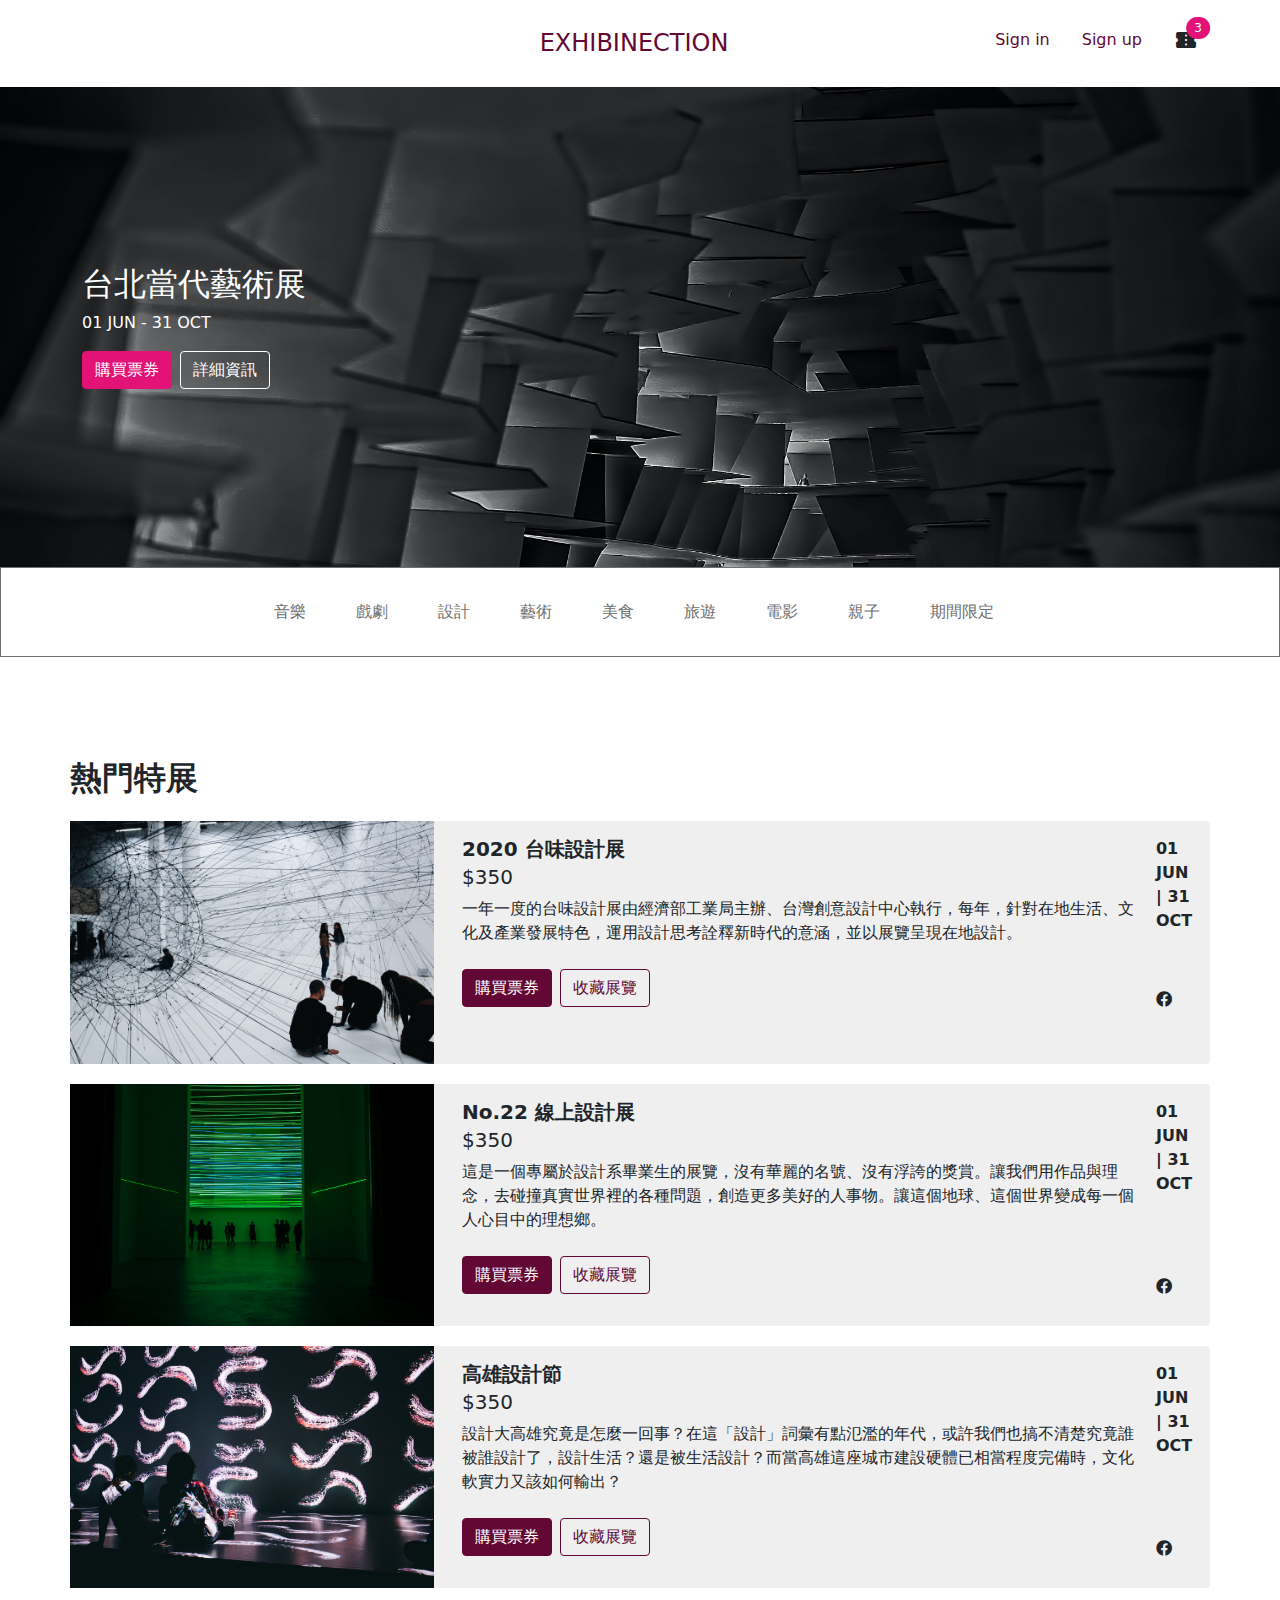
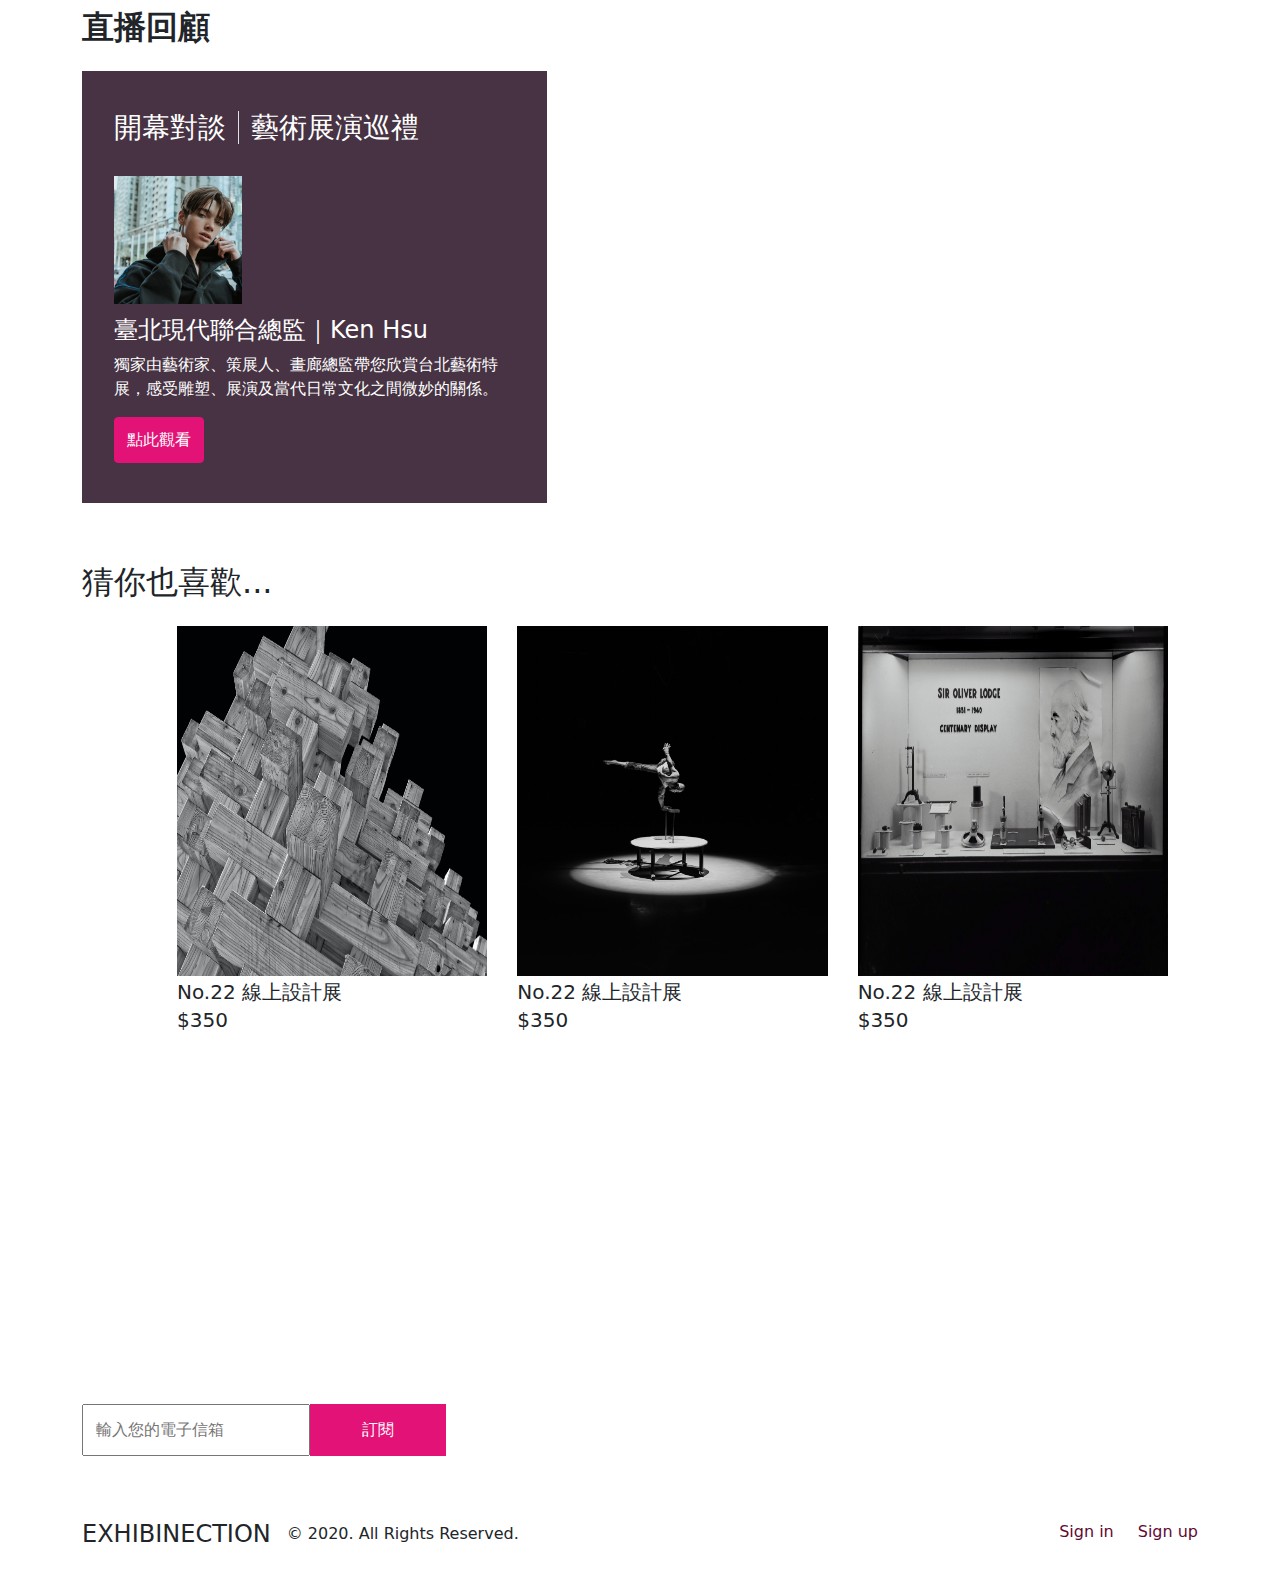
<file: index.html>
<!DOCTYPE html>
<html lang="en">

  <head>
    <meta charset="UTF-8">
    <meta name="viewport" content="width=device-width, initial-scale=1.0">
    <meta http-equiv="X-UA-Compatible" content="ie=edge">
    <title>Boostrap Index</title>
    <link rel="stylesheet" href="https://cdnjs.cloudflare.com/ajax/libs/font-awesome/5.13.0/css/all.min.css" />
    <link rel="stylesheet" href="https://fonts.googleapis.com/css?family=Material+Icons|Material+Icons+Outlined|Material+Icons+Two+Tone|Material+Icons+Round|Material+Icons+Sharp">
    <link rel="stylesheet" href="./assets/style/bootstrap.css">
    <link rel="stylesheet" href="./assets/style/style.css">
  </head>

  <body>
    <header>
      <nav class="nav navbar navbar-expand-lg container justify-content-end pt-1.125 pb-1.0625 py-md-1.75">
        <div class="col-4">
          <div class="text-center">
            <h1 class="h4"><a class="text-primary link-primary" href="./">EXHIBINECTION</a></h1>
          </div>
        </div>
        <div class="col-4">
          <ul class="navbar-nav d-flex justify-content-end">
            <li class="d-none d-lg-block ms-md-2"><a class="link-primary" href="#">Sign in</a></li>
            <li class="d-none d-lg-block ms-md-2"><a class="link-primary" href="#">Sign up</a></li>
            <li class="position-relative ms-auto ms-md-2">
              <i class="material-icons"> confirmation_number </i>
              <!-- rounded 9px 尚未設定 -->
              <span class="position-absolute translate-middle rounded-pill bg-secondary text-white small px-0.5 py-0.125">3</span>
            </li>
          </ul>
        </div>
      </nav>
    </header>

    
<div class="banner banner__home d-flex flex-column justify-content-end justify-content-md-center">
  <div class="container">
    <h2 class="text-white mb-0.5">台北當代藝術展</h2>
    <p class="text-white mb-1">01 JUN - 31 OCT</p>
    <div class="d-flex w-100 mb-5 mb-md-0">
      <a href="#" class="btn btn-secondary me-0.9375 me-md-0.5">購買票券</a>
      <a href="#" class="btn border-1 border-white text-white me-2">詳細資訊</a>
    </div>
  </div>
</div>

<!-- 選單 -->
<div class="nav-scroller border border-dark py-1.125 mb-2.625 mb-md-6.375">
  <nav class="container nav justify-content-center" aria-label="Secondary navigation">
    <a class="nav-link link-dark py-0.875 me-1.125 active" aria-current="page" href="#">音樂</a>
    <a class="nav-link link-dark py-0.875 me-1.125" href="#">戲劇</a>
    <a class="nav-link link-dark py-0.875 me-1.125" href="#">設計</a>
    <a class="nav-link link-dark py-0.875 me-1.125" href="#">藝術</a>
    <a class="nav-link link-dark py-0.875 me-1.125" href="#">美食</a>
    <a class="nav-link link-dark py-0.875 me-1.125" href="#">旅遊</a>
    <a class="nav-link link-dark py-0.875 me-1.125" href="#">電影</a>
    <a class="nav-link link-dark py-0.875 me-1.125" href="#">親子</a>
    <a class="nav-link link-dark py-0.875" href="#">期間限定</a>
  </nav>
</div>

<div class="container p-0 p-md-auto">
  <h2 class="fw-bold mb-0.5 mb-md-1.5">熱門特展</h2>
  <ul class="list-unstyled">
    <li>
      <div class="card bg-light border-0 container p-md-0 mb-1 mb-md-1.25">
        <div class="row">
          <div class="col-md-4 pt-1.5 pt-md-0 mb-0.5 mb-md-0">
            <img src="./assets/images/alina-grubnyak-R84Oy89aNKs-unsplash.jpg" alt="2020 台味設計展">
          </div>
          <div class="col-md-8">
            <div class="card-body">
              <div class="container p-0">
                <div class="row">
                  <div class="col-md-11 p-0">
                    <div class="container p-0">
                      <div class="row">
                        <div class="col-6 col-md-12">
                          <h3 class="card-title h5 fw-bold me-0.5 me-md-0 mb-0.25">2020 台味設計展</h3>
                        </div>
                        <div class="col-6 d-md-none">
                          <div class="d-flex justify-content-between">
                            <i class="fab fa-facebook"></i>
                            <span class="fw-bold">01 JUN | 31 OCT</span>
                          </div>
                        </div>
                      </div>
                    </div>
                    <p class="h5 mb-0.5">$350</p>
                    <p class="mb-1.5">一年一度的台味設計展由經濟部工業局主辦、台灣創意設計中心執行，每年，針對在地生活、文化及產業發展特色，運用設計思考詮釋新時代的意涵，並以展覽呈現在地設計。</p>
                    <div class="d-flex">
                      <a href="#" class="btn btn-primary me-0.25 me-md-0.5">購買票券</a>
                      <a href="#" class="btn btn-outline-primary">收藏展覽</a>
                    </div>
                  </div>
                  <div class="col-md-1 d-none d-md-block">
                    <div class="d-flex flex-column justify-content-between h-100">
                      <span class="fw-bold">01 JUN | 31 OCT</span>
                      <i class="fab fa-facebook"></i>
                    </div>
                  </div>
                </div>
              </div>
            </div>
          </div>
        </div>
      </div>
    </li>
    <li>
      <div class="card bg-light border-0 container p-md-0 mb-1 mb-md-1.25">
        <div class="row">
          <div class="col-md-4 pt-1.5 pt-md-0 mb-0.5 mb-md-0">
            <img src="./assets/images/michel-catalisano--a0D9LpcKV8-unsplash.jpg" alt="No.22 線上設計展">
          </div>
          <div class="col-md-8">
            <div class="card-body">
              <div class="container p-0">
                <div class="row">
                  <div class="col-md-11 p-0">
                    <div class="container p-0">
                      <div class="row">
                        <div class="col-6 col-md-12">
                          <h3 class="card-title h5 fw-bold me-0.5 me-md-0 mb-0.25">No.22 線上設計展</h3>
                        </div>
                        <div class="col-6 d-md-none">
                          <div class="d-flex justify-content-between">
                            <i class="fab fa-facebook"></i>
                            <span class="fw-bold">01 JUN | 31 OCT</span>
                          </div>
                        </div>
                      </div>
                    </div>
                    <p class="h5 mb-0.5">$350</p>
                    <p class="mb-1.5">這是一個專屬於設計系畢業生的展覽，沒有華麗的名號、沒有浮誇的獎賞。讓我們用作品與理念，去碰撞真實世界裡的各種問題，創造更多美好的人事物。讓這個地球、這個世界變成每一個人心目中的理想鄉。</p>
                    <div class="d-flex">
                      <a href="#" class="btn btn-primary me-0.25 me-md-0.5">購買票券</a>
                      <a href="#" class="btn btn-outline-primary">收藏展覽</a>
                    </div>
                  </div>
                  <div class="col-md-1 d-none d-md-block">
                    <div class="d-flex flex-column justify-content-between h-100">
                      <span class="fw-bold">01 JUN | 31 OCT</span>
                      <i class="fab fa-facebook"></i>
                    </div>
                  </div>
                </div>
              </div>
            </div>
          </div>
        </div>
      </div>
    </li>
    <li>
      <div class="card bg-light border-0 container p-md-0 mb-1 mb-md-1.25">
        <div class="row">
          <div class="col-md-4 pt-1.5 pt-md-0 mb-0.5 mb-md-0">
            <img src="./assets/images/moralis-tsai-8xsktFRw28I-unsplash.jpg" alt="高雄設計節">
          </div>
          <div class="col-md-8">
            <div class="card-body">
              <div class="container p-0">
                <div class="row">
                  <div class="col-md-11 p-0">
                    <div class="container p-0">
                      <div class="row">
                        <div class="col-6 col-md-12">
                          <h3 class="card-title h5 fw-bold me-0.5 me-md-0 mb-0.25">高雄設計節</h3>
                        </div>
                        <div class="col-6 d-md-none">
                          <div class="d-flex justify-content-between">
                            <i class="fab fa-facebook"></i>
                            <span class="fw-bold">01 JUN | 31 OCT</span>
                          </div>
                        </div>
                      </div>
                    </div>
                    <p class="h5 mb-0.5">$350</p>
                    <p class="mb-1.5">設計大高雄究竟是怎麼一回事？在這「設計」詞彙有點氾濫的年代，或許我們也搞不清楚究竟誰被誰設計了，設計生活？還是被生活設計？而當高雄這座城市建設硬體已相當程度完備時，文化軟實力又該如何輸出？</p>
                    <div class="d-flex">
                      <a href="#" class="btn btn-primary me-0.25 me-md-0.5">購買票券</a>
                      <a href="#" class="btn btn-outline-primary">收藏展覽</a>
                    </div>
                  </div>
                  <div class="col-md-1 d-none d-md-block">
                    <div class="d-flex flex-column justify-content-between h-100">
                      <span class="fw-bold">01 JUN | 31 OCT</span>
                      <i class="fab fa-facebook"></i>
                    </div>
                  </div>
                </div>
              </div>
            </div>
          </div>
        </div>
      </div>
    </li>
  </ul>
</div>

<div class="container mb-1.5 mb-md-3.75">
  <h2 class="fw-bold mb-0.5 mb-md-1.5">直播回顧</h2>
  <div class="banner banner__review">
    <div class="container">
      <div class="row">
        <div class="col-md-5 banner__review--box text-white px-2 py-2.5 ms-auto me-auto ms-md-0">
          <h3 class="mb-2">開幕對談<span class="border-start border-1 ms-0.75 ps-0.75">藝術展演巡禮</span></h3>
          <img class="mb-0.75" src="./assets/images/people.png" alt="臺北現代聯合總監｜Ken Hsu">
          <h4 class="mb-0.5">臺北現代聯合總監｜Ken Hsu</h4>
          <p class="fs-m mb-1">獨家由藝術家、策展人、畫廊總監帶您欣賞台北藝術特展，感受雕塑、展演及當代日常文化之間微妙的關係。</p>
          <a class="btn btn-secondary py-0.625" href="#">點此觀看</a>
        </div>
      </div>
    </div>
  </div>
</div>

<div class="container">
  <h2 class="h2 mb-0.5 mb-md-1.5">猜你也喜歡...</h2>
  <div class="row mb-1.5 mb-md-3.75">
    <ul class="col-md-11 d-md-flex list-unstyled ms-auto">
      <li>
        <div class="md-1 me-md-1.875">
          <img src="./assets/images/photo-1492087368735-957f2d176504.jpg" alt="No.22 線上設計展" class="img img__like mb-0.5 mb-md-0.25">
          <h3 class="h5 mb-0.25">No.22 線上設計展</h3>
          <p class="h5">$350</p>
        </div>
      </li>
      <li>
        <div class="md-1 me-md-1.875">
          <img src="./assets/images/petri-heiskanen-bR9gFJqAnzA-unsplash.jpg" alt="No.22 線上設計展" class="img img__like mb-0.5 mb-md-0.25">
          <h3 class="h5 mb-0.25">No.22 線上設計展</h3>
          <p class="h5">$350</p>
        </div>
      </li>
      <li>
        <div class="md-1 me-md-1.875">
          <img src="./assets/images/photo-1578402025217-920675beb3c3.jpg" alt="No.22 線上設計展" class="img img__like mb-0.5 mb-md-0.25">
          <h3 class="h5 mb-0.25">No.22 線上設計展</h3>
          <p class="h5">$350</p>
        </div>
      </li>
    </ul>
  </div>
</div>

    <footer>
      <div class="banner banner__subscribe d-flex flex-column justify-content-end">
        <div class="container">
          <h2 class="text-white mb-1.375 mb-md-0.75">想收到最新消息嗎？<br>快訂閱我們！</h2>
          <div class="d-flex mb-2.25">
            <input class="px-0.75 pt-0.6875 pb-0.8125 py-md-0.75" type="email" name="email" placeholder="輸入您的電子信箱">
            <input class="bg-secondary border-0 text-white ps-3.25 pe-3.1875 pe-md-3.25 pt-0.6875 pb-0.8125 py-md-0.75" type="submit" value="訂閱">
          </div>
        </div>
      </div>
      <div class="d-flex justify-content-between container py-1 py-md-1.75">
        <div class="col-6 d-lg-flex align-items-center">
          <p class="h4 me-1">EXHIBINECTION</p>
          <p class="">© 2020. All Rights Reserved.</p>
        </div>
        <div class="col-6">
          <ul class="d-flex justify-content-end">
            <li class="d-none d-lg-block ms-md-1.5"><a class="link-primary" href="#">Sign in</a></li>
            <li class="d-none d-lg-block ms-md-1.5"><a class="link-primary" href="#">Sign up</a></li>
          </ul>
        </div>
      </div>
    </footer>

    <script src="./assets/js/vendors.js"></script>
    <script src="./assets/js/all.js"></script>
  </body>

</html>
</file>
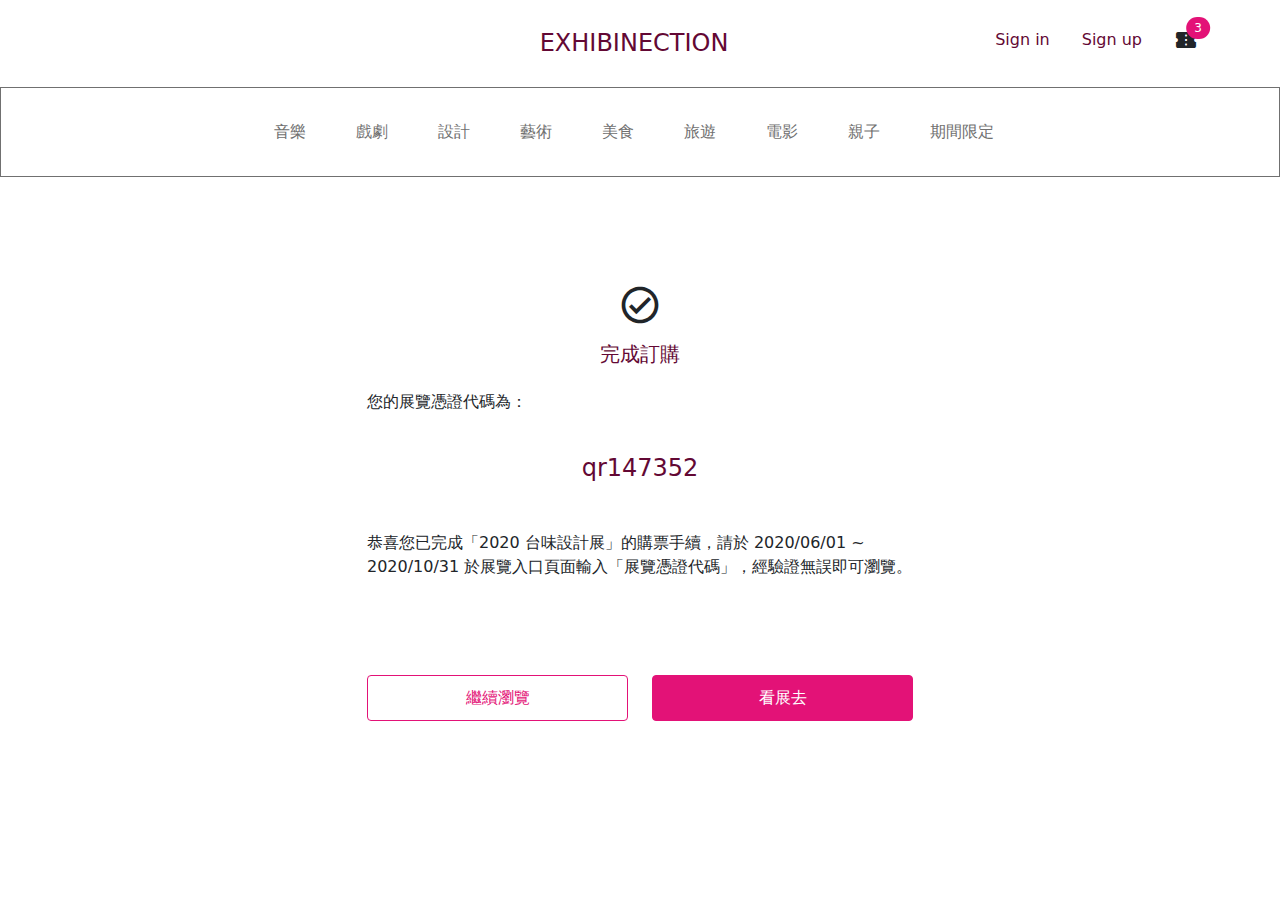
<file: complete-the-order.html>
<!DOCTYPE html>
<html lang="en">

  <head>
    <meta charset="UTF-8">
    <meta name="viewport" content="width=device-width, initial-scale=1.0">
    <meta http-equiv="X-UA-Compatible" content="ie=edge">
    <title>完成訂購</title>
    <link rel="stylesheet" href="https://cdnjs.cloudflare.com/ajax/libs/font-awesome/5.13.0/css/all.min.css" />
    <link rel="stylesheet" href="https://fonts.googleapis.com/css?family=Material+Icons|Material+Icons+Outlined|Material+Icons+Two+Tone|Material+Icons+Round|Material+Icons+Sharp">
    <link rel="stylesheet" href="./assets/style/bootstrap.css">
    <link rel="stylesheet" href="./assets/style/style.css">
  </head>

  <body>
    <header>
      <nav class="nav navbar navbar-expand-lg container justify-content-end pt-1.125 pb-1.0625 py-md-1.75">
        <div class="col-4">
          <div class="text-center">
            <h1 class="h4"><a class="text-primary link-primary" href="./">EXHIBINECTION</a></h1>
          </div>
        </div>
        <div class="col-4">
          <ul class="navbar-nav d-flex justify-content-end">
            <li class="d-none d-lg-block ms-md-2"><a class="link-primary" href="#">Sign in</a></li>
            <li class="d-none d-lg-block ms-md-2"><a class="link-primary" href="#">Sign up</a></li>
            <li class="position-relative ms-auto ms-md-2">
              <i class="material-icons"> confirmation_number </i>
              <!-- rounded 9px 尚未設定 -->
              <span class="position-absolute translate-middle rounded-pill bg-secondary text-white small px-0.5 py-0.125">3</span>
            </li>
          </ul>
        </div>
      </nav>
    </header>

    <!-- 選單 -->
    <div class="nav-scroller border border-dark py-1.125 mb-2.625 mb-md-6.375">
      <nav class="container nav justify-content-center" aria-label="Secondary navigation">
        <a class="nav-link link-dark py-0.875 me-1.125 active" aria-current="page" href="#">音樂</a>
        <a class="nav-link link-dark py-0.875 me-1.125" href="#">戲劇</a>
        <a class="nav-link link-dark py-0.875 me-1.125" href="#">設計</a>
        <a class="nav-link link-dark py-0.875 me-1.125" href="#">藝術</a>
        <a class="nav-link link-dark py-0.875 me-1.125" href="#">美食</a>
        <a class="nav-link link-dark py-0.875 me-1.125" href="#">旅遊</a>
        <a class="nav-link link-dark py-0.875 me-1.125" href="#">電影</a>
        <a class="nav-link link-dark py-0.875 me-1.125" href="#">親子</a>
        <a class="nav-link link-dark py-0.875" href="#">期間限定</a>
      </nav>
    </div>

    
<div class="container mb-2.5">
    <div class="row">
        <div class="col-md-6 mx-auto">
            <span class="material-icons-outlined d-block h1 text-center mb-0.625">check_circle</span>
            <h2 class="h5 text-center text-primary mb-1.5">完成訂購</h2>
            <p>您的展覽憑證代碼為：<span class="d-block h4 text-center text-primary mt-2.5 mb-2.625 mb-md-3">qr147352</span></p>
            <p class="mb-5 mb-md-6">恭喜您已完成「2020 台味設計展」的購票手續，請於 2020/06/01 ~ 2020/10/31 於展覽入口頁面輸入「展覽憑證代碼」，經驗證無誤即可瀏覽。</p>
            <div class="container p-0">
                <div class="row">
                    <div class="col-6">
                        <a class="btn btn-outline-secondary w-100 py-0.625" href="#">繼續瀏覽</a>
                    </div>
                    <div class="col-6">
                        <a class="btn btn-secondary w-100 py-0.625" href="#">看展去</a>
                    </div>
                </div>
            </div>
        </div>
    </div>
</div>
</file>
<file: assets/style/style.css>
.index__h1 {
  color: #00cc99;
  font-size: 20px;
  font-weight: 400;
}

.banner {
  background-repeat: no-repeat;
  background-size: cover;
  background-attachment: fixed;
}

.banner__home {
  height: 480px;
  background-image: url("../images/ricardo-gomez-angel-UrOZTfXT0h0-unsplash.jpg");
}

.banner__subscribe {
  height: 400px;
  background-image: url("../images/wladislaw-peljuchno-Y_f1aHpR1tc-unsplash.jpg");
}

.banner__review {
  height: auto;
  background-image: url("../images/people2.png");
}

.banner__review--box {
  background-color: #190014CC;
}

.img__like {
  width: 100%;
  height: 345px;
}

@media (min-width: 768px) {
  .img__like {
    width: 350px;
    height: 350px;
  }
}

h1, .h1, h2, .h2, h3, .h3, h4, .h4, h5, .h5, h6, .h6, p, ul, li {
  margin-bottom: 0;
}

img {
  max-width: 100%;
  height: auto;
}

/*# sourceMappingURL=style.css.map */
</file>
